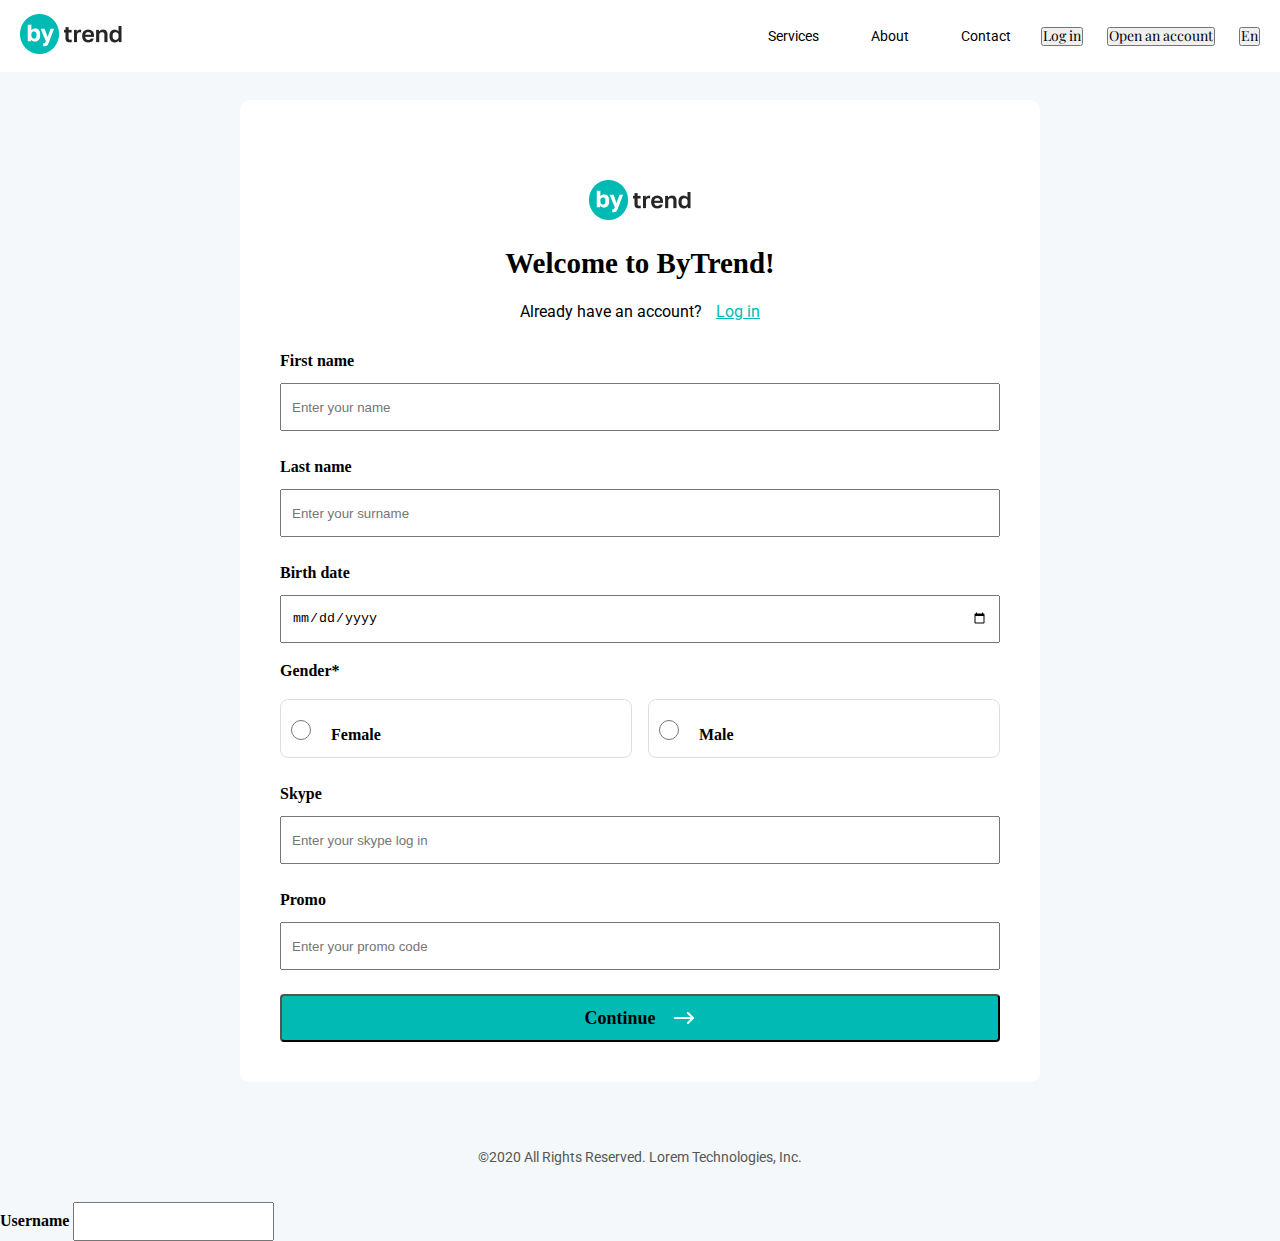
<file: index.html>
<!DOCTYPE html>
<html lang="en">
<head>
    <meta charset="UTF-8">
    <meta name="viewport" content="width=device-width, initial-scale=1.0">
    <link rel="stylesheet" href="./css/first.css">
    <title>Project | 10</title>
</head>
<body>
    <header>
        <div class="container">
            <nav class="navbar">
                <div class="navbar-logo">
                    <a href="#"><img src="./img/logo..png" class="navbar-img" alt="logo icon"></a>
                </div>
                <div class="navbar-link">
                    <ul class="nav-list">
                        <li class="nav-item"><a href="#" class="nav-link">Services</a></li>
                        <li class="nav-item"><a href="#" class="nav-link">About</a></li>
                        <li class="nav-item"><a href="#" class="nav-link">Contact</a></li>
                    </ul>
                    <div class="button-group">
                        <button><a href="#">Log in</a></button>
                        <button><a href="#">Open an account</a></button>
                        <button><a href="#">En</a></button>
                    </div>
                </div>
            </nav>
        </div>
    </header>
<section>
    <div class="container">
       <div class="register">
        <div class="logo-register">
            <div class="register-img"><a href="#"><img src="./img/logo..png" alt="logo icon"></a></div>
            <h1>Welcome to ByTrend!</h1>
            <div class="register-link">
                <div class="left-login"><a href="#">Already have an account?</a></div>
                <div class="right-login"><a href="#">Log in</a></div>
            </div>
        </div>
        <form>
            <div class="name">
             <div class="firstname">
                 <label for="firstname">First name </label>
                 <input type="text" id="firstname" name="firstname" placeholder="Enter your name" required/>
             </div>
             <div class="lastname">
                 <label for="lastname"> Last name</label>
                 <input type="text" id="lastname" name="lastname" placeholder="Enter your surname"  required/>
             </div>
            </div>
            <div class="birth-date">
                <label for="birthdate"> Birth date</label>
                <input type="date" id="birthdate" name="birthdate" placeholder="Enter your birth date"  required/>
            </div>
                <div class="radio-box">
                    <label for="gender">Gender*</label>
                    <div class="male-box">
                        <div class="female">
                            <input type="radio" id="female" name="gender" required/>
                            <label for="female">Female</label>
                        </div>
                        <div class="male">
                            <input type="radio" id="male" name="gender" required/>
                            <label for="male">Male</label>
                        </div>
                    </div>
                  </div>
            <div class="skype">
                <label for="skype">Skype</label>
                <input type="text" id="skype" name="skype"  placeholder="Enter your skype log in" required/>
            </div>
            <div class="promo">
                <label for="promo">Promo </label>
                <input type="text" id="promo" name="promo" placeholder="Enter your promo code"  required/>
            </div>
            <a href="./second.html">
                <button type="submit" class="register-btn">Continue
                <img src="./img/sign-in.png" alt="sign-in icon">
                </button>
            </a>
        </form>
       </div> 
       <p class="register-text">©2020 All Rights Reserved. Lorem Technologies, Inc.</p>
    </div>
</section>

    <label for="username"> Username </label>
    <input type="text" id="username" name="username" /> 
</body>
</html>
</file>
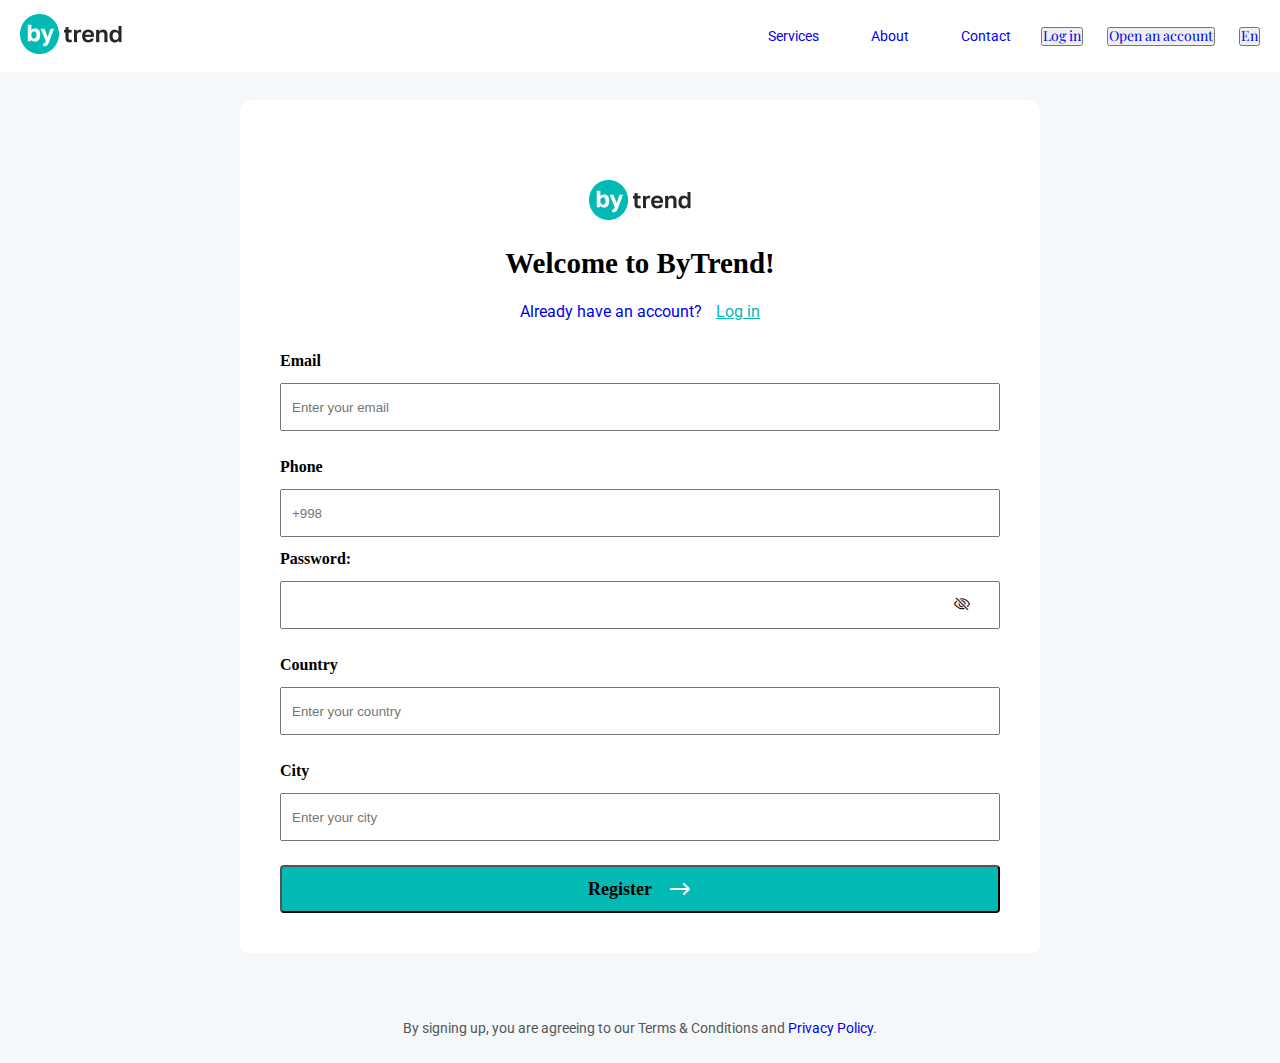
<file: second.html>
<!DOCTYPE html>
<html lang="en">
<head>
    <meta charset="UTF-8">
    <meta name="viewport" content="width=device-width, initial-scale=1.0">
    <link rel="stylesheet" href="./css/second.css">
    <link rel="stylesheet" href="https://cdn.jsdelivr.net/npm/bootstrap-icons@1.3.0/font/bootstrap-icons.css" />
    <title>Second steep</title>
</head>
<body>
    <header>
        <div class="container">
            <nav class="navbar">
                <div class="navbar-logo">
                    <a href="#"><img src="./img/logo..png" class="navbar-img" alt="logo icon"></a>
                </div>
                <div class="navbar-link">
                    <ul class="nav-list">
                        <li class="nav-item"><a href="#" class="nav-link">Services</a></li>
                        <li class="nav-item"><a href="#" class="nav-link">About</a></li>
                        <li class="nav-item"><a href="#" class="nav-link">Contact</a></li>
                    </ul>
                    <div class="button-group">
                        <button><a href="#">Log in</a></button>
                        <button><a href="#">Open an account</a></button>
                        <button><a href="#">En</a></button>
                    </div>
                </div>
            </nav>
        </div>
    </header>
<section>
    <div class="container">
       <div class="register">
        <div class="logo-register">
            <div class="register-img"><a href="#"><img src="./img/logo..png" alt="logo icon"></a></div>
            <h1>Welcome to ByTrend!</h1>
            <div class="register-link">
                <div class="left-login"><a href="#">Already have an account?</a></div>
                <div class="right-login"><a href="#">Log in</a></div>
            </div>
        </div>
        <form action="">
            <div class="name">
             <div class="firstname">
                 <label for="firstname">Email </label>
                 <input type="email" id="email" name="email" placeholder="Enter your email" required/>
             </div>
             <div class="lastname">
                 <label for="lastname"> Phone</label>
                 <input type="number" id="number" name="number" pattern="^\+998(33|7(0|1|7)|88|9\d{1})(\d{7})$" placeholder="+998"  required/>
             </div>
            </div>
            <div>
                <div class="password-box">
                <label for="password">Password:</label>
                  <input type="password" id="password"/>
                  <i class="bi bi-eye-slash" id="toggle-password"></i>
                </div>
              </div>
            <div class="skype">
                <label for="country">Country</label>
                <input type="text" id="country" name="country"  placeholder="Enter your country" required/>
            </div>
            <div class="promo">
                <label for="city">City </label>
                <input type="text" id="city" name="city" placeholder="Enter your city" required/>
            </div>
            <a href="./second.html">
                <button type="submit" class="register-btn"> Register
                <img src="./img/sign-in.png" alt="sign-in icon">
                </button>
            </a>
        </form>
       </div> 
       <p class="register-text">By signing up, you are agreeing to our Terms & Conditions and <a href="#">Privacy Policy</a>.</p>
    </div>
</section>

<script src="./js/min.js"></script>
</body>
</html>
</file>
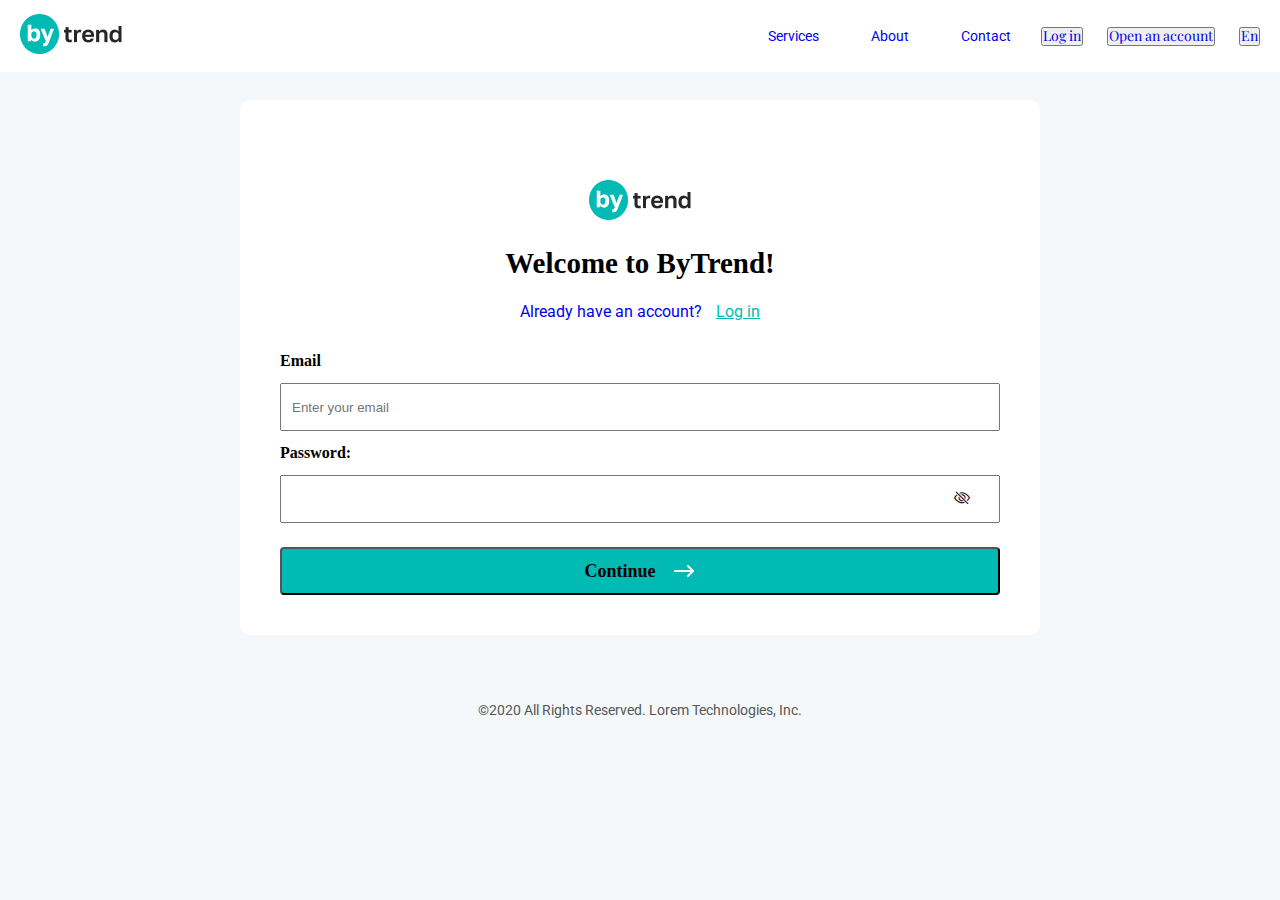
<file: thrid.html>
<!DOCTYPE html>
<html lang="en">
<head>
    <meta charset="UTF-8">
    <meta name="viewport" content="width=device-width, initial-scale=1.0">
    <link rel="stylesheet" href="./css/thrid.css">
    <link rel="stylesheet" href="https://cdn.jsdelivr.net/npm/bootstrap-icons@1.3.0/font/bootstrap-icons.css" />
    <title>Thrid steep</title>
</head>
<body>
    <header>
        <div class="container">
            <nav class="navbar">
                <div class="navbar-logo">
                    <a href="#"><img src="./img/logo..png" class="navbar-img" alt="logo icon"></a>
                </div>
                <div class="navbar-link">
                    <ul class="nav-list">
                        <li class="nav-item"><a href="#" class="nav-link">Services</a></li>
                        <li class="nav-item"><a href="#" class="nav-link">About</a></li>
                        <li class="nav-item"><a href="#" class="nav-link">Contact</a></li>
                    </ul>
                    <div class="button-group">
                        <button><a href="#">Log in</a></button>
                        <button><a href="#">Open an account</a></button>
                        <button><a href="#">En</a></button>
                    </div>
                </div>
            </nav>
        </div>
    </header>
<section>
    <div class="container">
       <div class="register">
        <div class="logo-register">
            <div class="register-img"><a href="#"><img src="./img/logo..png" alt="logo icon"></a></div>
            <h1>Welcome to ByTrend!</h1>
            <div class="register-link">
                <div class="left-login"><a href="#">Already have an account?</a></div>
                <div class="right-login"><a href="#">Log in</a></div>
            </div>
        </div>
        <form action="">
            <div class="name">
             <div class="firstname">
                 <label for="firstname">Email </label>
                 <input type="text" id="email" name="email" placeholder="Enter your email" required/>
             </div>
              </div>
              <div>
                <div class="password-box">
                    <label for="password">Password:</label>
                    <input type="password" id="password"/>
                    <i class="bi bi-eye-slash" id="toggle-password"></i>
                </div>
              </div>
            <a href="./second.html">
                <button type="submit" class="register-btn">Continue
                <img src="./img/sign-in.png" alt="sign-in icon">
                </button>
            </a>
        </form>
       </div> 
       <p class="register-text">©2020 All Rights Reserved. Lorem Technologies, Inc.</p>
    </div>
</section>
<script src="./js/min.js"></script>
</body>
</html>
</file>
<file: css/first.css>
@import url('https://fonts.googleapis.com/css2?family=Playfair+Display:ital,wght@0,600;1,400&family=Roboto:wght@700&display=swap');
/* font-family: 'Playfair Display', serif;
font-family: 'Roboto', sans-serif;
 */
*{
    margin: 0;
    padding: 0;
    box-sizing: border-box;
    
}
.container{
    max-width: 1400px;
	margin-right: auto;
	margin-left: auto;
	padding-right: 20px;
	padding-left: 20px;
}
body{
    background: #F4F8FA;
}
header{
    position: fixed;
    width: 100%;
    padding: 8px 0px;
    margin-bottom: 24px;
    top:0;
    background: #fff;
}
a{
    text-decoration: none;
    color: black;
}
ul{
    list-style-type: none;
}
.navbar{
    display: flex;
    position: relative;
    height: 56px;
    justify-content: space-between;
    align-items: center;
    gap: 512px;
}
.navbar-link{
    display: flex;
    justify-content: space-between;
    align-items: center;
    gap: 30px;
}
.nav-link{
    font-family: 'Roboto', sans-serif;
    font-size: 14px;
    font-weight: 400;
    line-height: 14px;
    letter-spacing: 0em;
    text-align: left;
    transition: .5s ease;
}
.left-login a{
    font-family: 'Roboto', sans-serif;
    font-size: 16px;
    font-weight: 400;
    line-height: 26px;
    letter-spacing: 0px;
    text-align: left;
}
.right-login a{
    color:#01BAB3;
    text-decoration: underline;
}
.nav-list{
    display: flex;
    justify-content: space-between;
    align-items: center;
    gap: 52px;
}
.navbar-img{
    width: 102px;
    height: 40px;
}
.button-group{
    display: flex;
    justify-content: space-between;
    align-items: center;
    gap: 24px;
}
.register{
    width: 800px;
    /* height: 850px; */
    padding: 40px;
    background: #fff;
    margin-top:100px;
    margin-left: auto;
    margin-right: auto;
    border-radius: 10px;
}
.register-img{
    width: 102px;
    height: 40px;
    margin-left: auto;
    margin-right:auto;
    margin-top: 40px;
}
.register h1{
    margin-top: 24px;
    font-family: Segoe UI;
    font-size: 29px;
    font-weight: 700;
    line-height: 39px;
    letter-spacing: 0em;
    text-align:center;
}
.register-link{
    display: flex;
    justify-content:center;
    align-items: center;
    margin-top: 16px;
    gap: 14px;
    font-family: 'Roboto', sans-serif;
    font-size: 16px;
    font-weight: 400;
    line-height: 26px;
    letter-spacing: 0px;
    text-align: left;
}
.name{
    display: inline;
    margin-top: 56px;
}
.register-btn{
    width: 100%;
    height: 48px;
    padding: 12px 0px;
    display: flex;
    gap: 16px;
    justify-content: center;
    align-items: center;
    border-radius: 4px;
    margin-top: 24px;
    background-color:#01BAB3;
    font-family: Segoe UI;
    font-size: 18px;
    font-weight: 600;
    line-height: 24px;
    letter-spacing: 0em;
    text-align: center;    
}
.register-btn img{
    width: 24px;
    height: 24px;
}
.register-btn a{
    display: flex;
    justify-content: center;
    align-items: center;
    color:#fff;
    gap: 16px;
}
.register-text{
    margin-top: 64px;
    margin-bottom: 24px;
    font-family: 'Roboto', sans-serif;
    font-size: 14px;
    font-weight: 400;
    line-height: 22px;
    letter-spacing: 0em;
    text-align: center;
    color:#555757;
    
}
.firstname label{
    display: block;
}
.lastname label{
    display: block;
}
.birth-date label{
    display: block;
}
.skype label{
    display: block;
}
.promo label{
    display: block;
}
.register input{
    width: 100%;
    height: 48px;
}
label{
    margin-top: 24px;
    font-family: Segoe UI;
    font-size: 16px;
    font-weight: 600;
    line-height: 24px;
    letter-spacing: 0em;
    text-align: left;    
}
input{
    padding: 10px;
    margin-top: 10px;
}
.male-box{
    margin-top: 16px;
    display: flex;
    gap: 16px;
}
.female{
    width: 50%;
    border:1px solid #DEDEDE;
    padding: 10px;
    border-radius:8px;
}
.male{
    width: 50%;
    border:1px solid #DEDEDE;
    padding: 10px;
    border-radius:8px;
}
.radio-box{
    margin-top: 16px;
}
.radio-box input{
    margin-right: 16px;
    width: 20px;
    height: 20px;
}
.button-group a{
    font-family: 'Playfair Display', serif;
    font-size: 14px;
    font-weight: 400;
    line-height: 14px;
    letter-spacing: 0em;
    text-align: left;
    transition: .5s ease;
}
.nav-link:hover{
    color:rgba(146, 5, 5, 0.8);
}
.button-group a:hover{
    color:rgba(146, 5, 5, 0.8);
}
</file>
<file: css/second.css>
@import url('https://fonts.googleapis.com/css2?family=Playfair+Display:ital,wght@0,600;1,400&family=Roboto:wght@700&display=swap');
/* font-family: 'Playfair Display', serif;
font-family: 'Roboto', sans-serif;
 */
*{
    margin: 0;
    padding: 0;
    box-sizing: border-box;
}
.container{
    max-width: 1400px;
	margin-right: auto;
	margin-left: auto;
	padding-right: 20px;
	padding-left: 20px;
}
body{
    background: #F4F8FA;
}
header{
    position: fixed;
    width: 100%;
    padding: 8px 0px;
    margin-bottom: 24px;
    top:0;
    background: #fff;
}
a{
    text-decoration: none;
}
ul{
    list-style-type: none;
}
.navbar{
    display: flex;
    position: relative;
    height: 56px;
    justify-content: space-between;
    align-items: center;
    gap: 512px;
}
.navbar-link{
    display: flex;
    justify-content: space-between;
    align-items: center;
    gap: 30px;
}
.nav-link{
    font-family: 'Roboto', sans-serif;
    font-size: 14px;
    font-weight: 400;
    line-height: 14px;
    letter-spacing: 0em;
    text-align: left;
    transition: .5s ease;
}
.left-login a{
    font-family: 'Roboto', sans-serif;
    font-size: 16px;
    font-weight: 400;
    line-height: 26px;
    letter-spacing: 0px;
    text-align: left;
}
.right-login a{
    color:#01BAB3;
    text-decoration: underline;
}
.nav-list{
    display: flex;
    justify-content: space-between;
    align-items: center;
    gap: 52px;
}
.navbar-img{
    width: 102px;
    height: 40px;
}
.button-group{
    display: flex;
    justify-content: space-between;
    align-items: center;
    gap: 24px;
}
.register{
    width: 800px;
    /* height: 850px; */
    padding: 40px;
    background: #fff;
    margin-top:100px;
    margin-left: auto;
    margin-right: auto;
    border-radius: 10px;
}
.register-img{
    width: 102px;
    height: 40px;
    margin-left: auto;
    margin-right:auto;
    margin-top: 40px;
}
.register h1{
    margin-top: 24px;
    font-family: Segoe UI;
    font-size: 29px;
    font-weight: 700;
    line-height: 39px;
    letter-spacing: 0em;
    text-align:center;
}
.register-link{
    display: flex;
    justify-content:center;
    align-items: center;
    margin-top: 16px;
    gap: 14px;
    font-family: 'Roboto', sans-serif;
    font-size: 16px;
    font-weight: 400;
    line-height: 26px;
    letter-spacing: 0px;
    text-align: left;
}
.name{
    display: inline;
    margin-top: 56px;
}
.register-btn{
    width: 100%;
    height: 48px;
    padding: 12px 0px;
    display: flex;
    gap: 16px;
    justify-content: center;
    align-items: center;
    border-radius: 4px;
    margin-top: 24px;
    background-color:#01BAB3;
    font-family: Segoe UI;
    font-size: 18px;
    font-weight: 600;
    line-height: 24px;
    letter-spacing: 0em;
    text-align: center;    
}
.register-btn img{
    width: 24px;
    height: 24px;
}
.register-btn a{
    display: flex;
    justify-content: center;
    align-items: center;
    color:#fff;
    gap: 16px;
}
.register-text{
    margin-top: 64px;
    margin-bottom: 24px;
    font-family: 'Roboto', sans-serif;
    font-size: 14px;
    font-weight: 400;
    line-height: 22px;
    letter-spacing: 0em;
    text-align: center;
    color:#555757;
    
}
.firstname label{
    display: block;
}
.lastname label{
    display: block;
}
.birth-date label{
    display: block;
}
.skype label{
    display: block;
}
.promo label{
    display: block;
}
.register input{
    width: 100%;
    height: 48px;
}
label{
    margin-top: 24px;
    font-family: Segoe UI;
    font-size: 16px;
    font-weight: 600;
    line-height: 24px;
    letter-spacing: 0em;
    text-align: left;    
}
input{
    padding: 10px;
    margin-top: 10px;
}
.password-box {
    position: relative;
    /* padding: 10px; */
    margin-top: 10px;
}
.password-box i{
    position: absolute;
    right:30px;
    top:60%; 
}
.button-group a{
    font-family: 'Playfair Display', serif;
    font-size: 14px;
    font-weight: 400;
    line-height: 14px;
    letter-spacing: 0em;
    text-align: left;
    transition: .5s ease;
}
.nav-link:hover{
    color:rgba(146, 5, 5, 0.8);
}
.button-group a:hover{
    color:rgba(146, 5, 5, 0.8);
}
</file>
<file: css/thrid.css>
@import url('https://fonts.googleapis.com/css2?family=Playfair+Display:ital,wght@0,600;1,400&family=Roboto:wght@700&display=swap');
/* font-family: 'Playfair Display', serif;
font-family: 'Roboto', sans-serif;
 */
*{
    margin: 0;
    padding: 0;
    box-sizing: border-box;
}
.container{
    max-width: 1400px;
	margin-right: auto;
	margin-left: auto;
	padding-right: 20px;
	padding-left: 20px;
}
body{
    background: #F4F8FA;
}
header{
    position: fixed;
    width: 100%;
    padding: 8px 0px;
    margin-bottom: 24px;
    top:0;
    background: #fff;
}
a{
    text-decoration: none;
}
ul{
    list-style-type: none;
}
.navbar{
    display: flex;
    position: relative;
    height: 56px;
    justify-content: space-between;
    align-items: center;
    gap: 512px;
}
.navbar-link{
    display: flex;
    justify-content: space-between;
    align-items: center;
    gap: 30px;
}
.nav-link{
    font-family: 'Roboto', sans-serif;
    font-size: 14px;
    font-weight: 400;
    line-height: 14px;
    letter-spacing: 0em;
    text-align: left;
    transition: .5s ease;
}
.left-login a{
    font-family: 'Roboto', sans-serif;
    font-size: 16px;
    font-weight: 400;
    line-height: 26px;
    letter-spacing: 0px;
    text-align: left;
}
.right-login a{
    color:#01BAB3;
    text-decoration: underline;
}
.nav-list{
    display: flex;
    justify-content: space-between;
    align-items: center;
    gap: 52px;
}
.navbar-img{
    width: 102px;
    height: 40px;
}
.button-group{
    display: flex;
    justify-content: space-between;
    align-items: center;
    gap: 24px;
}
.register{
    width: 800px;
    /* height: 850px; */
    padding: 40px;
    background: #fff;
    margin-top:100px;
    margin-left: auto;
    margin-right: auto;
    border-radius: 10px;
}
.register-img{
    width: 102px;
    height: 40px;
    margin-left: auto;
    margin-right:auto;
    margin-top: 40px;
}
.register h1{
    margin-top: 24px;
    font-family: Segoe UI;
    font-size: 29px;
    font-weight: 700;
    line-height: 39px;
    letter-spacing: 0em;
    text-align:center;
}
.register-link{
    display: flex;
    justify-content:center;
    align-items: center;
    margin-top: 16px;
    gap: 14px;
    font-family: 'Roboto', sans-serif;
    font-size: 16px;
    font-weight: 400;
    line-height: 26px;
    letter-spacing: 0px;
    text-align: left;
}
.name{
    display: inline;
    margin-top: 56px;
}
.register-btn{
    width: 100%;
    height: 48px;
    padding: 12px 0px;
    display: flex;
    gap: 16px;
    justify-content: center;
    align-items: center;
    border-radius: 4px;
    margin-top: 24px;
    background-color:#01BAB3;
    font-family: Segoe UI;
    font-size: 18px;
    font-weight: 600;
    line-height: 24px;
    letter-spacing: 0em;
    text-align: center;    
}
.register-btn img{
    width: 24px;
    height: 24px;
}
.register-btn a{
    display: flex;
    justify-content: center;
    align-items: center;
    color:#fff;
    gap: 16px;
}
.register-text{
    margin-top: 64px;
    margin-bottom: 24px;
    font-family: 'Roboto', sans-serif;
    font-size: 14px;
    font-weight: 400;
    line-height: 22px;
    letter-spacing: 0em;
    text-align: center;
    color:#555757;
    
}
.firstname label{
    display: block;
}
.lastname label{
    display: block;
}
.birth-date label{
    display: block;
}
.skype label{
    display: block;
}
.promo label{
    display: block;
}
.register input{
    width: 100%;
    height: 48px;
}
label{
    margin-top: 24px;
    font-family: Segoe UI;
    font-size: 16px;
    font-weight: 600;
    line-height: 24px;
    letter-spacing: 0em;
    text-align: left;    
}
input{
    padding: 10px;
    margin-top: 10px;
}
.radio-box input{
    margin-right: 16px;
    width: 20px;
    height: 20px;
}
.password-box {
    position: relative;
    margin-top: 10px;
}
.password-box i{
    position: absolute;
    right:30px;
    top:60%; 
}
.button-group a{
    font-family: 'Playfair Display', serif;
    font-size: 14px;
    font-weight: 400;
    line-height: 14px;
    letter-spacing: 0em;
    text-align: left;
    transition: .5s ease;
}
.nav-link:hover{
    color:rgba(146, 5, 5, 0.8);
}
.button-group a:hover{
    color:rgba(146, 5, 5, 0.8);
}
</file>
